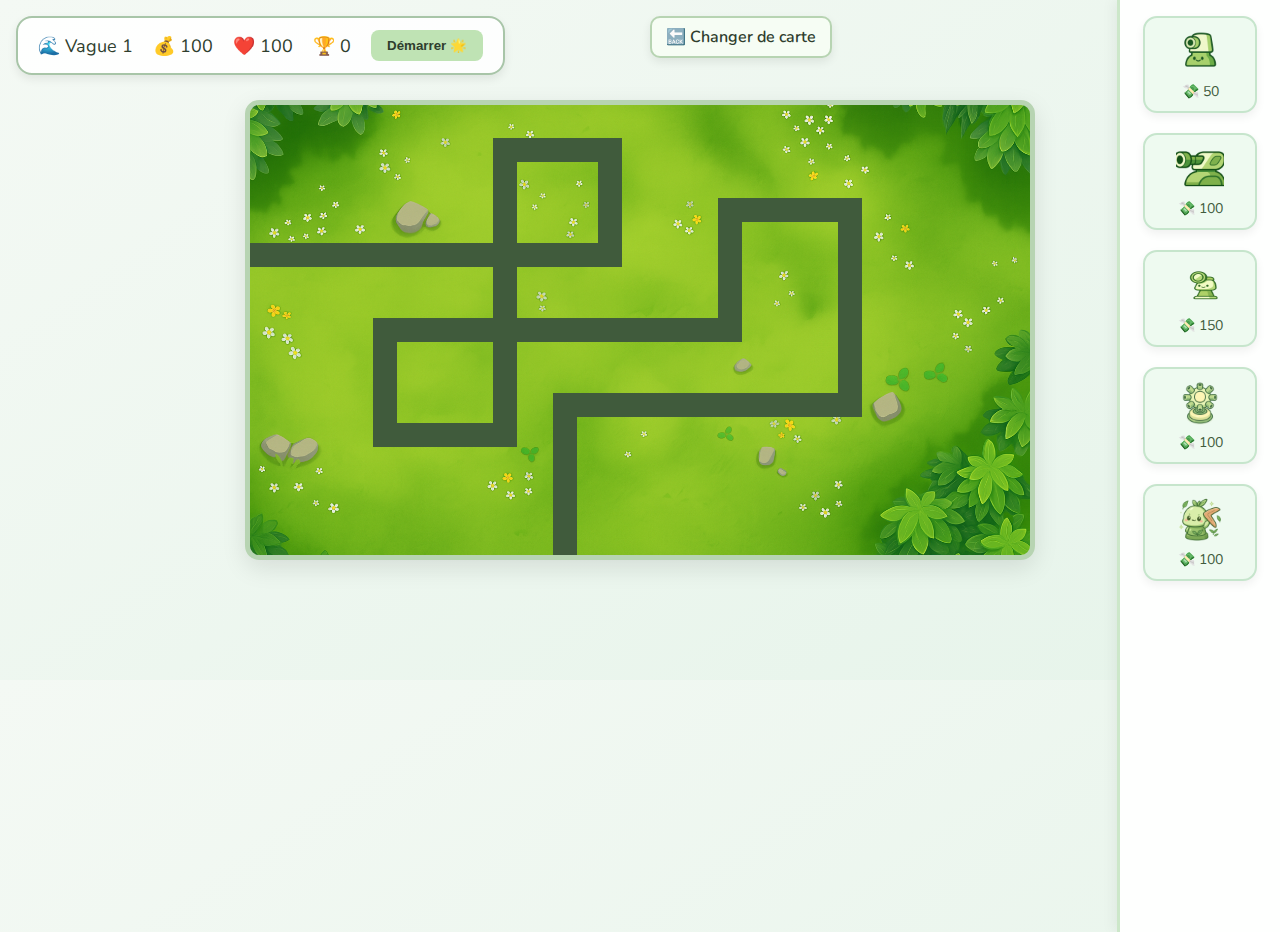
<file: index.html>
<!DOCTYPE html>
<html lang="fr">

<head>
  <meta charset="UTF-8" />
  <title>BloonTD Cute</title>
  <meta name="viewport" content="width=device-width, initial-scale=1.0" />
  <link rel="stylesheet" href="./style/style.css" />
  <link href="https://fonts.googleapis.com/css2?family=Quicksand:wght@500;700&display=swap" rel="stylesheet">
</head>

<body>
  <!-- HUD Principal -->
  <div id="hud">
    <span id="wave">🌊 Vague 1</span>
    <span id="money">💰 100</span>
    <span id="lives">❤️ 100</span>
    <span id="score">🏆 0</span>
    <button id="startWave">Démarrer 🌟</button>
  </div>
  <a href="select-map.html" class="back-button">🔙 Changer de carte</a>

  <!-- Canvas du jeu -->
  <canvas id="game" width="800" height="500"></canvas>

  <!-- Shop cute en bas -->
  <div id="shop">
    <div class="tower-card" data-type="basic">
      <img src="assets/images/tower_basic.png" alt="Tourelle de base" />
      <span>💸 50</span>
    </div>
    <div class="tower-card" data-type="fast">
      <img src="assets/images/tower_fast.png" alt="Tourelle rapide" />
      <span>💸 100</span>
    </div>
    <div class="tower-card" data-type="sniper">
      <img src="assets/images/tower_sniper.png" alt="Tourelle sniper" />
      <span>💸 150</span>
    </div>
    <div class="tower-card" data-type="blast">
      <img src="assets/images/tower_blast.png" alt="blast tower">
      <span>💸 100</span>
    </div>
    <div class="tower-card" data-type="boomerang">
      <img src="assets/images/tower_boomerang.png" alt="boomerang tower">
      <span>💸 100</span>
    </div>


    <!-- Tu pourras ajouter ici d'autres tourelles dans le futur -->
  </div>

  <!-- Script principal -->
  <script type="module" src="./src/main.js"></script>
</body>
</html>
</file>
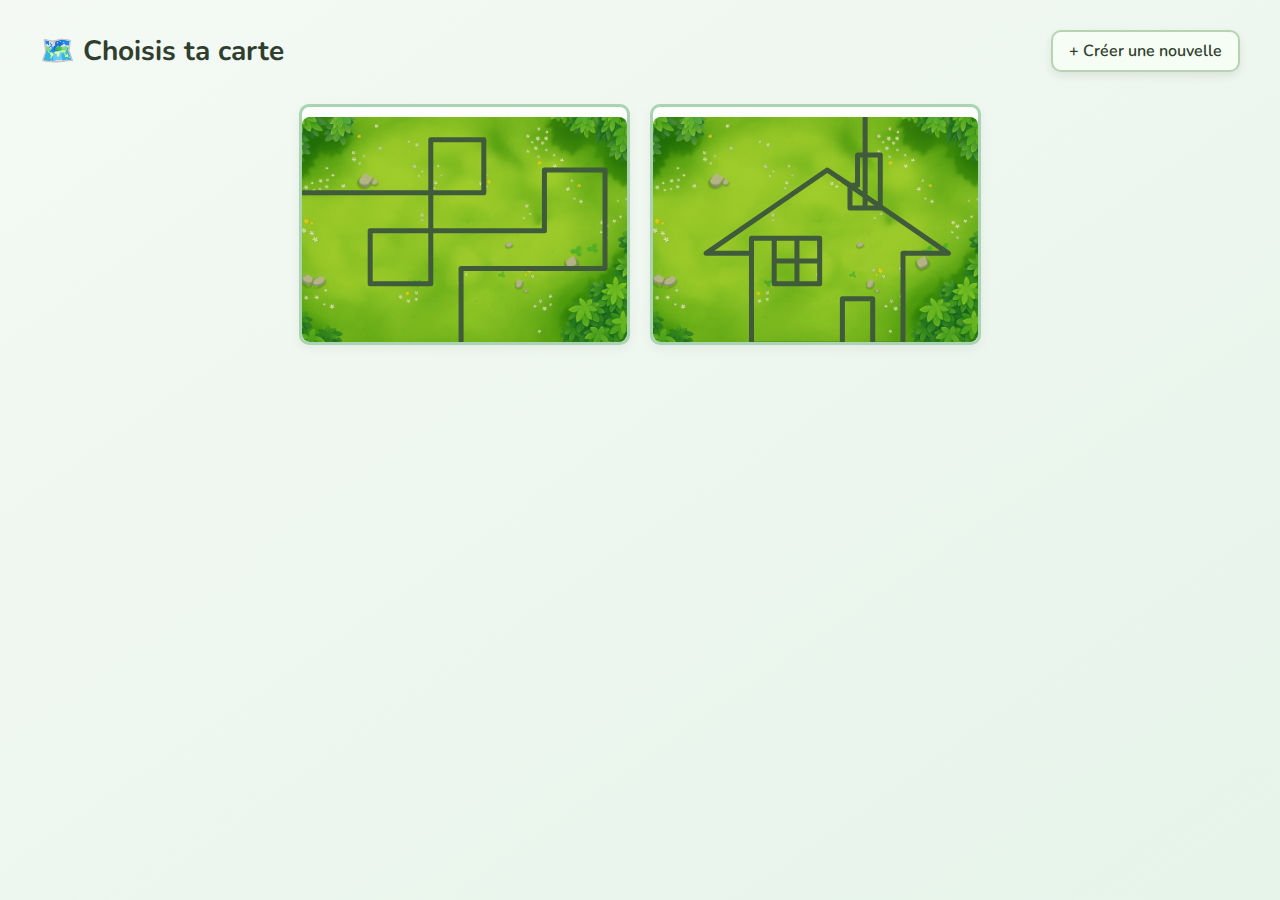
<file: select-map.html>
<!DOCTYPE html>
<html lang="fr">
<head>
  <meta charset="UTF-8">
  <title>Choix de la carte</title>
  <link rel="stylesheet" href="./style/select-map.css" />
  <style>
    .delete-btn {
      position: absolute;
      top: 8px;
      right: 8px;
      background-color: #ffebeb;
      border: 2px solid #ff7c7c;
      border-radius: 8px;
      color: #a00000;
      font-weight: bold;
      cursor: pointer;
      padding: 4px 8px;
      font-size: 12px;
      transition: background-color 0.2s ease;
    }

    .delete-btn:hover {
      background-color: #ffc0c0;
    }
  </style>
</head>

<body>
  <div class="header">
    <h1>🗺️ Choisis ta carte</h1>
    <a href="map-editor.html" class="editor-button">+ Créer une nouvelle</a>
  </div>

  <div class="map-container" id="mapContainer"></div>

  <script type="module">
    import { allPaths } from './src/config/path.js';

    const container = document.getElementById('mapContainer');

    // Crée une carte avec éventuel bouton de suppression
    function createMapCanvas(key, path, isCustom = false) {
      const canvas = document.createElement('canvas');
      canvas.width = 325;
      canvas.height = 225;
      const ctx = canvas.getContext('2d');

      ctx.strokeStyle = "#405b3c";
      ctx.lineWidth = 5;
      ctx.lineJoin = "round";
      ctx.beginPath();
      ctx.moveTo(path[0].x / 3.3, path[0].y / 3.3);
      for (let point of path.slice(1)) {
        ctx.lineTo(point.x / 3.3, point.y / 3.3);
      }
      ctx.stroke();

      const wrapper = document.createElement('div');
      wrapper.classList.add('map-preview');
      wrapper.title = key;

      wrapper.appendChild(canvas);

      if (isCustom) {
        const deleteBtn = document.createElement('button');
        deleteBtn.className = 'delete-btn';
        deleteBtn.textContent = '🗑️';
        deleteBtn.onclick = (e) => {
          e.stopPropagation(); // Empêche le click sur la carte
          if (confirm(`Supprimer la carte "${key}" ?`)) {
            const customMaps = JSON.parse(localStorage.getItem("customMaps") || "{}");
            delete customMaps[key];
            localStorage.setItem("customMaps", JSON.stringify(customMaps));
            location.reload();
          }
        };
        wrapper.appendChild(deleteBtn);
      }

      wrapper.onclick = () => {
        localStorage.setItem('selectedMap', key);
        localStorage.setItem('selectedMapIsCustom', isCustom);
        window.location.href = 'index.html';
      };

      container.appendChild(wrapper);
    }

    // Maps par défaut
    Object.entries(allPaths).forEach(([key, path]) => {
      createMapCanvas(key, path, false);
    });

    // Maps custom
    const customMaps = JSON.parse(localStorage.getItem("customMaps") || "{}");
    Object.entries(customMaps).forEach(([key, path]) => {
      if (Array.isArray(path) && path.length > 0 && path[0].x !== undefined) {
        createMapCanvas(key, path, true);
      }
    });
  </script>
</body>
</html>
</file>
<file: style/style.css>
@import url('https://fonts.googleapis.com/css2?family=Nunito:wght@400;700&display=swap');

body {
  margin: 0;
  padding: 0;
  font-family: 'Nunito', sans-serif;
  background: linear-gradient(145deg, #f4f9f4, #e6f4ea);
  color: #2f3e2e;
  overflow: hidden;
}

/* --- HUD --- */
#hud {
  position: absolute;
  top: 16px;
  left: 16px;
  background: #ffffffdd;
  border: 2px solid #a8c5a8;
  border-radius: 16px;
  padding: 12px 20px;
  display: flex;
  align-items: center;
  gap: 20px;
  font-size: 18px;
  box-shadow: 0 4px 10px rgba(0, 0, 0, 0.08);
  z-index: 10;
}

#hud button {
  background-color: #bfe3b4;
  border: none;
  border-radius: 8px;
  padding: 8px 16px;
  font-weight: bold;
  cursor: pointer;
  color: #2f3e2e;
  transition: background 0.3s ease;
}

#hud button:hover {
  background-color: #a6d9a0;
}

/* --- Canvas adapté pour laisser la place au shop à droite --- */
canvas {
  display: block;
  margin: 100px auto 120px auto;
  border: 5px solid #b7d4b2;
  border-radius: 14px;
  box-shadow: 0 8px 24px rgba(0, 0, 0, 0.1);
  max-width: calc(100vw - 160px);
  /* image de fond pour le chemin qui fit le canvas qui fait 800 par 500 */
  background: url('../public/images/background.png') no-repeat center / cover;
  /* espace pour #shop */
}

/* --- Shop bar --- */
#shop {
  position: absolute;
  top: 0;
  right: 0;
  width: 140px;
  height: 100%;
  background: #ffffffee;
  border-left: 3px solid #cce7c9;
  display: flex;
  flex-direction: column;
  align-items: center;
  justify-content: flex-start;
  padding: 16px 10px;
  gap: 20px;
  box-shadow: -4px 0 12px rgba(0, 0, 0, 0.05);
  z-index: 10;
  overflow-y: auto;
}

/* --- Tower Cards --- */
.tower-card {
  display: flex;
  flex-direction: column;
  align-items: center;
  background: #eefaf0;
  border: 2px solid #c6e5cc;
  border-radius: 14px;
  padding: 10px;
  width: 90px;
  cursor: pointer;
  transition: transform 0.2s, background-color 0.2s;
  box-shadow: 0 4px 10px rgba(0, 0, 0, 0.06);
}

.tower-card:hover {
  transform: translateY(-3px);
  background-color: #d8f5d6;
}

.tower-card img {
  width: 48px;
  height: 48px;
  margin-bottom: 6px;
}

.tower-card span {
  font-size: 14px;
  color: #405b3c;
}

/* --- Upgrade Menu --- */
.upgrade-menu {
  position: fixed;
  top: 0;
  left: 0;
  width: 160px;
  height: 100%;
  background: #fcfff9;
  border-right: 2px solid #cde6d3;
  border-radius: 14px 14px 14px 14px;
  padding: 20px 12px;
  display: flex;
  flex-direction: column;
  gap: 10px;
  box-shadow: 4px 0 12px rgba(0, 0, 0, 0.05);
  z-index: 100;
  color: #2f3e2e;
  font-size: 14px;
  margin-left: 20px;
  margin-top: 80px;
  height: calc(100% - 80px);
  overflow-y: auto;
}

.selected-outline {
  stroke: red;
  stroke-width: 3;
}


.upgrade-menu button {
  background-color: #d0f2c8;
  border: none;
  border-radius: 8px;
  padding: 6px 10px;
  font-weight: bold;
  cursor: pointer;
  transition: background-color 0.2s ease;
}

.upgrade-menu button:hover {
  background-color: #bfe3b4;
}

.upward {
  transform: translateY(-100%) !important;
}

.back-button {
  position: absolute;
  top: 16px;
  left: 650px;
  background-color: #f6fdf4;
  border: 2px solid #b7d4b2;
  border-radius: 10px;
  padding: 8px 14px;
  font-size: 16px;
  color: #2f3e2e;
  text-decoration: none;
  font-weight: 600;
  box-shadow: 0 4px 10px rgba(0, 0, 0, 0.08);
  transition: background-color 0.3s ease;
  z-index: 11;
}

.back-button:hover {
  background-color: #d8f5d6;
}

.editor-button {
  position: absolute;
  top: 16px;
  left: 850px;
  background-color: #f6fdf4;
  border: 2px solid #b7d4b2;
  border-radius: 10px;
  padding: 8px 14px;
  font-size: 16px;
  color: #2f3e2e;
  text-decoration: none;
  font-weight: 600;
  box-shadow: 0 4px 10px rgba(0, 0, 0, 0.08);
  transition: background-color 0.3s ease;
  z-index: 11;
}

.editor-button:hover {
  background-color: #d8f5d6;
}

/* --- Heart blink --- */
@keyframes blink {
  0% {
    opacity: 1;
  }

  25% {
    opacity: 0.3;
  }

  50% {
    opacity: 1;
  }

  75% {
    opacity: 0.3;
  }

  100% {
    opacity: 1;
  }
}

.blink {
  animation: blink 0.4s ease-in-out;
}
</file>
<file: style/select-map.css>
@import url('https://fonts.googleapis.com/css2?family=Nunito:wght@400;700&display=swap');

body {
    margin: 0;
    padding: 0;
    font-family: 'Nunito', sans-serif;
    background: linear-gradient(145deg, #f4f9f4, #e6f4ea);
    color: #2f3e2e;
    min-height: 100vh;
    overflow-x: hidden;
}

.header {
    display: flex;
    justify-content: space-between;
    align-items: center;
    padding: 30px 40px 0 40px;
    flex-wrap: wrap;
}

h1 {
    font-size: 28px;
    margin: 0;
}

.editor-button {
    background-color: #f6fdf4;
    border: 2px solid #b7d4b2;
    border-radius: 10px;
    padding: 8px 16px;
    font-size: 16px;
    color: #2f3e2e;
    text-decoration: none;
    font-weight: 600;
    box-shadow: 0 4px 10px rgba(0, 0, 0, 0.08);
    transition: background-color 0.3s ease;
}

.editor-button:hover {
    background-color: #d8f5d6;
}

.map-container {
    display: flex;
    justify-content: center;
    gap: 20px;
    flex-wrap: wrap;
    padding: 2rem 40px 4rem;
}

.map-preview {
    border: 3px solid #aad4b1;
    border-radius: 10px;
    background: #ffffffcc;
    position: relative;
    cursor: pointer;
    transition: transform 0.3s;
    box-shadow: 0 4px 12px rgba(0, 0, 0, 0.05);
}

.map-preview:hover {
    transform: scale(1.05);
}

canvas {
    display: block;
    border-radius: 8px;
    background: url('../public/images/background.png') no-repeat center / cover;
}

.delete-btn {
    position: absolute;
    top: 8px;
    right: 8px;
    border-radius: 8px;
    cursor: pointer;
    padding: 4px 8px;
    font-size: 12px;
    transition: background-color 0.2s ease;
}

.delete-btn:hover {
    background-color: #fa7c7c;
}

.map-label {
    font-weight: bold;
    margin-bottom: 8px;
    color: #405b3c;
}

.map-preview {
    display: flex;
    flex-direction: column;
    align-items: center;
    position: relative;
    padding-top: 10px;
}
</file>
